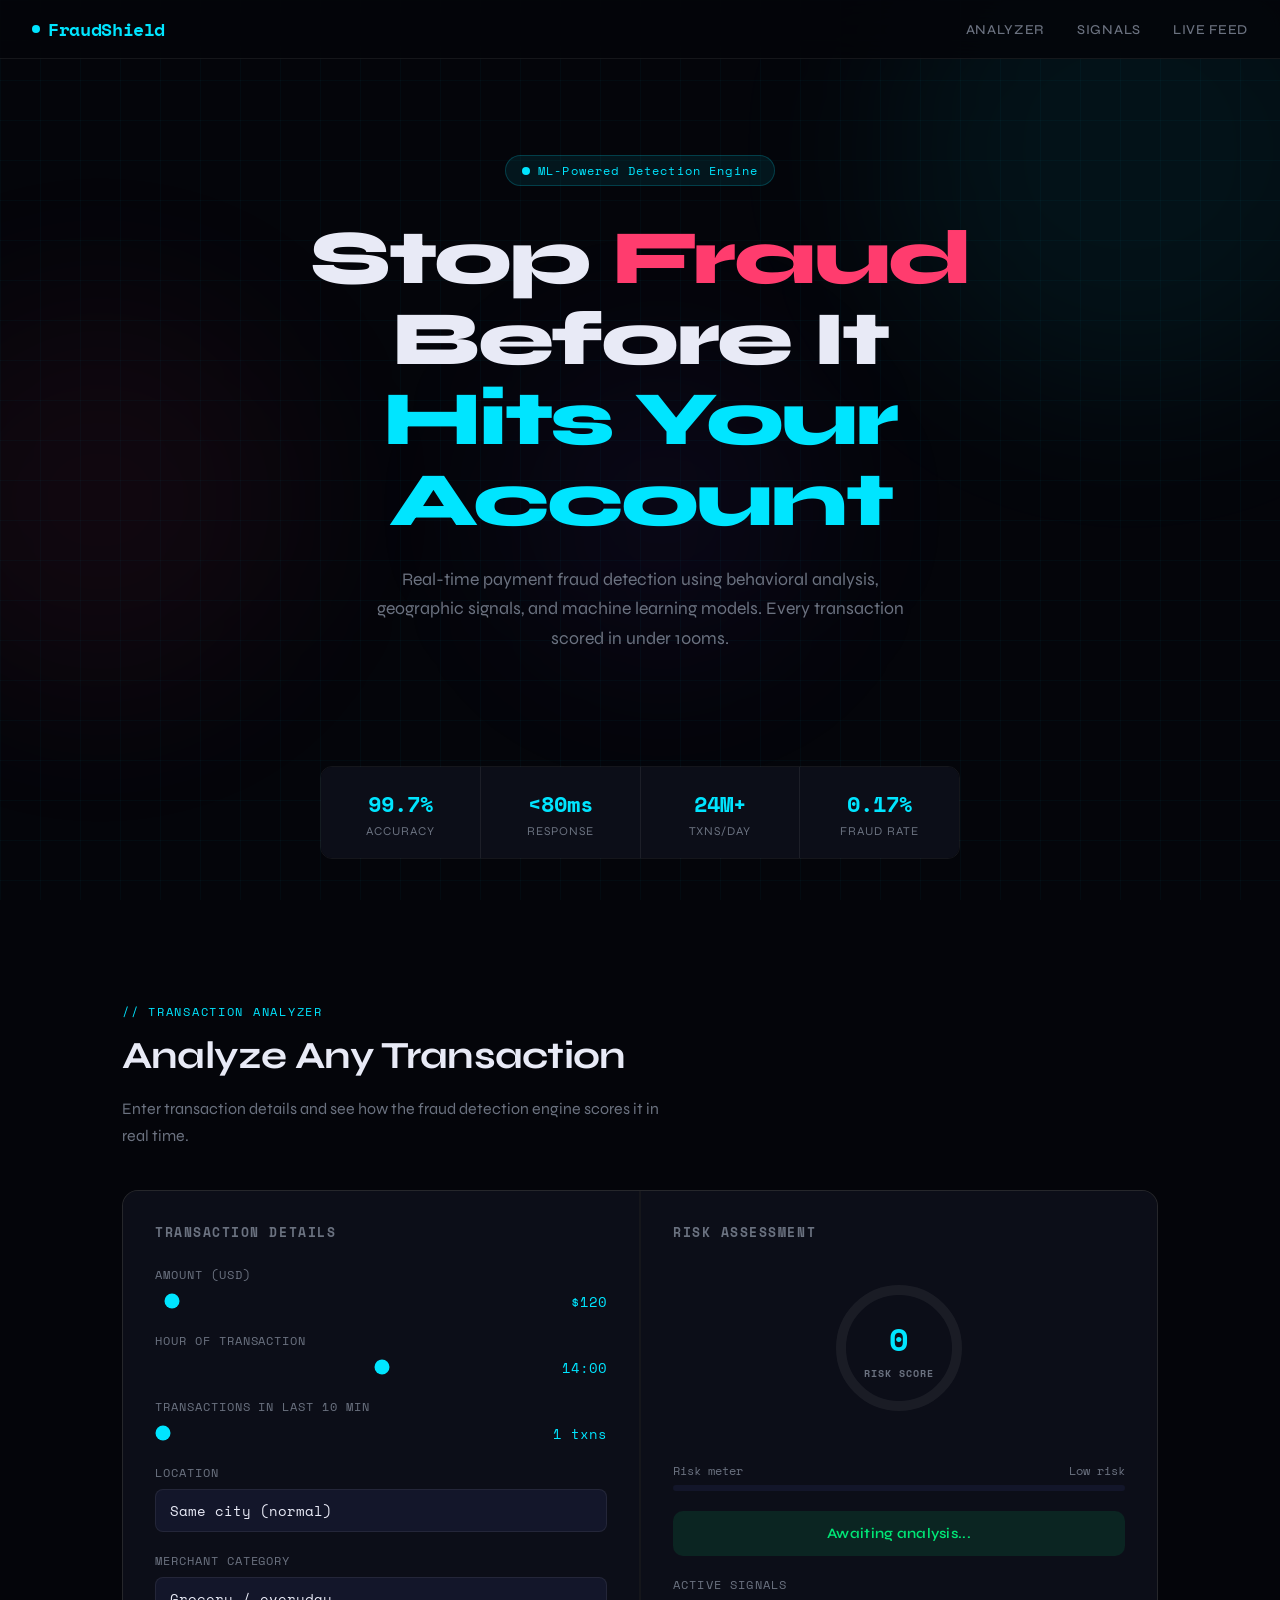
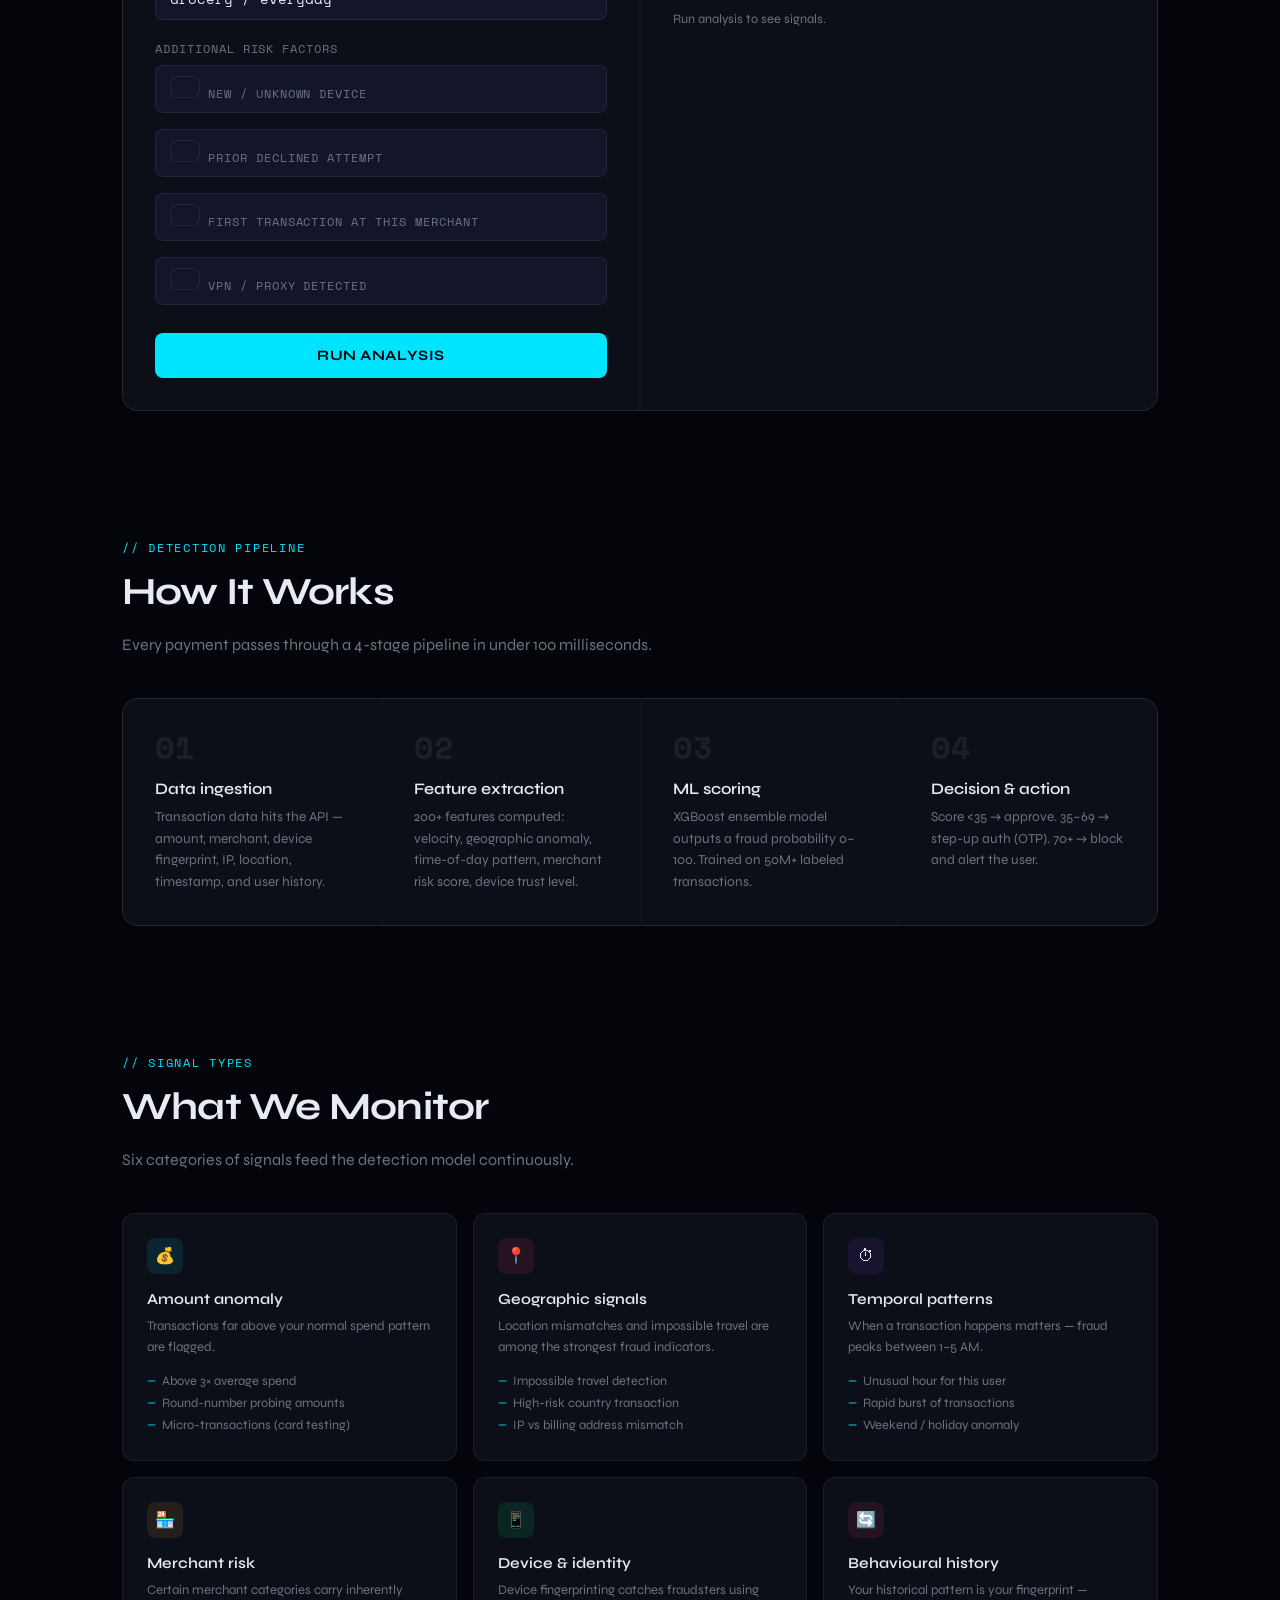
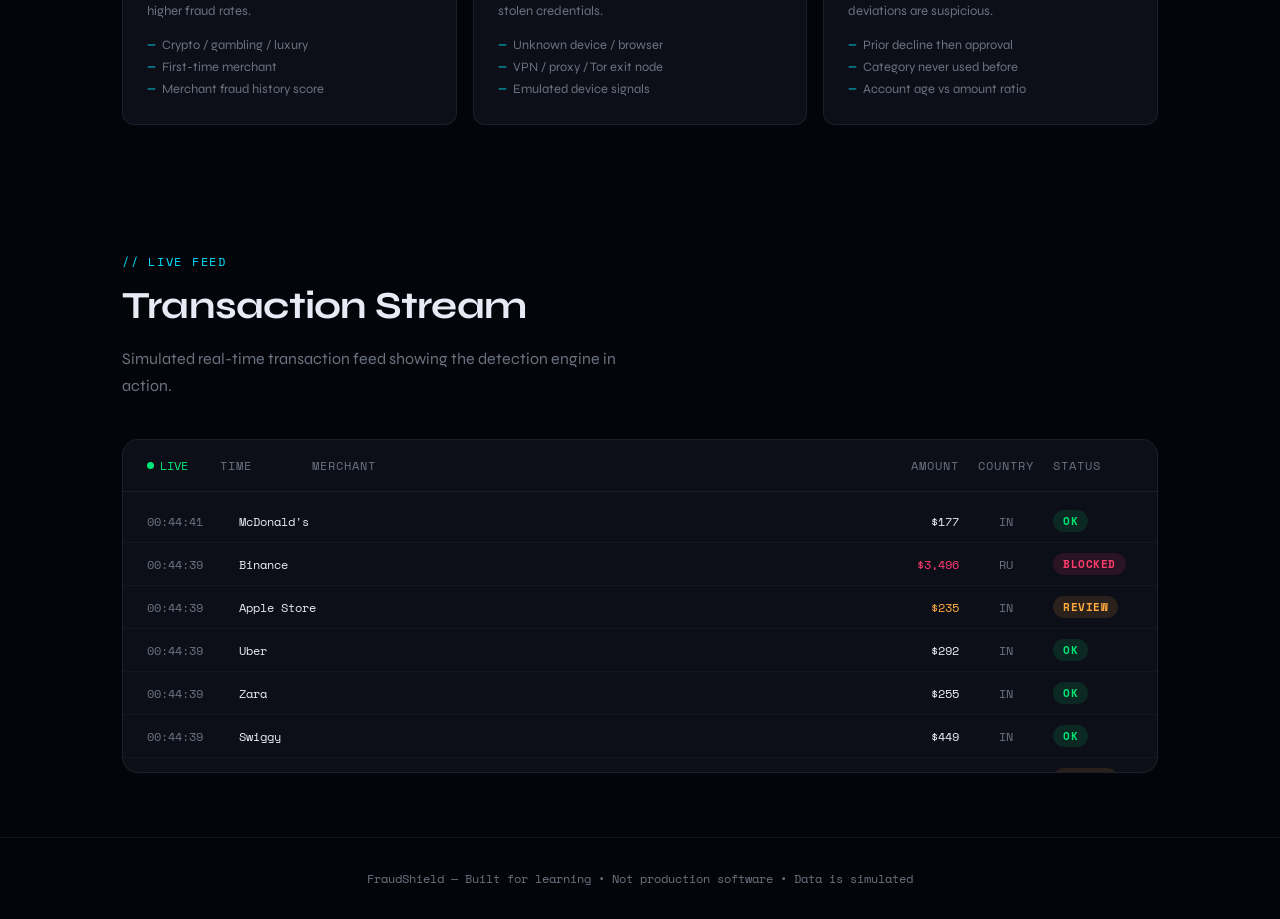
<file: templates/index.html>
<!DOCTYPE html>
<html lang="en">

<head>
  <meta charset="UTF-8">
  <meta name="viewport" content="width=device-width, initial-scale=1.0">
  <title>FraudShield — Payment Fraud Detection</title>
  <link
    href="https://fonts.googleapis.com/css2?family=Space+Mono:wght@400;700&family=Syne:wght@400;500;600;700;800&display=swap"
    rel="stylesheet">
  <link rel="stylesheet" href="/static/style.css">
</head>

<body>

  <div class="orb orb-1"></div>
  <div class="orb orb-2"></div>
  <div class="orb orb-3"></div>

  <nav>
    <div class="logo">
      <div class="logo-dot"></div>
      FraudShield
    </div>
    <div class="nav-links">
      <a href="#analyzer">Analyzer</a>
      <a href="#signals">Signals</a>
      <a href="#live">Live Feed</a>
    </div>
  </nav>

  <main>

    <!-- Hero -->
    <div class="hero">
      <div class="hero-badge">
        <div class="logo-dot"></div>
        ML-Powered Detection Engine
      </div>
      <h1>Stop <em>Fraud</em> Before It<br><span>Hits Your Account</span></h1>
      <p class="hero-sub">Real-time payment fraud detection using behavioral analysis, geographic signals, and machine
        learning models. Every transaction scored in under 100ms.</p>
    </div>

    <div class="stats-bar">
      <div class="stat-item">
        <div class="stat-num">99.7%</div>
        <div class="stat-label">Accuracy</div>
      </div>
      <div class="stat-item">
        <div class="stat-num">&lt;80ms</div>
        <div class="stat-label">Response</div>
      </div>
      <div class="stat-item">
        <div class="stat-num">24M+</div>
        <div class="stat-label">Txns/day</div>
      </div>
      <div class="stat-item">
        <div class="stat-num">0.17%</div>
        <div class="stat-label">Fraud Rate</div>
      </div>
    </div>

    <!-- Analyzer -->
    <section id="analyzer">
      <div class="section-label">// Transaction Analyzer</div>
      <div class="section-title">Analyze Any Transaction</div>
      <p class="section-sub">Enter transaction details and see how the fraud detection engine scores it in real time.
      </p>

      <div class="analyzer-grid">
        <!-- Input panel -->
        <div class="analyzer-panel">
          <h3>Transaction Details</h3>

          <div class="field-group">
            <label>Amount (USD)</label>
            <div class="range-row">
              <input type="range" id="inp-amount" min="1" max="5000" value="120" step="1"
                oninput="syncRange('amount', this.value, '$', '')">
              <span class="range-val" id="val-amount">$120</span>
            </div>
          </div>

          <div class="field-group">
            <label>Hour of transaction</label>
            <div class="range-row">
              <input type="range" id="inp-hour" min="0" max="23" value="14" step="1"
                oninput="syncRange('hour', this.value)">
              <span class="range-val" id="val-hour">14:00</span>
            </div>
          </div>

          <div class="field-group">
            <label>Transactions in last 10 min</label>
            <div class="range-row">
              <input type="range" id="inp-velocity" min="1" max="20" value="1" step="1"
                oninput="syncRange('velocity', this.value, '', ' txns')">
              <span class="range-val" id="val-velocity">1 txns</span>
            </div>
          </div>

          <div class="field-group">
            <label>Location</label>
            <select id="inp-location">
              <option value="home">Same city (normal)</option>
              <option value="nearby">Nearby city</option>
              <option value="foreign">Foreign country</option>
              <option value="impossible">Impossible travel (2 countries/1hr)</option>
            </select>
          </div>

          <div class="field-group">
            <label>Merchant category</label>
            <select id="inp-merchant">
              <option value="grocery">Grocery / everyday</option>
              <option value="online">Online retail</option>
              <option value="restaurant">Restaurant / food</option>
              <option value="casino">Casino / gambling</option>
              <option value="crypto">Cryptocurrency exchange</option>
              <option value="jewelry">Luxury jewelry</option>
            </select>
          </div>

          <div class="field-group">
            <label>Additional risk factors</label>
            <div class="check-group">
              <label class="check-item" id="ci-device">
                <input type="checkbox" id="inp-device" onchange="toggleCheck('ci-device')"> New / unknown device
              </label>
              <label class="check-item" id="ci-declined">
                <input type="checkbox" id="inp-declined" onchange="toggleCheck('ci-declined')"> Prior declined attempt
              </label>
              <label class="check-item" id="ci-newmerchant">
                <input type="checkbox" id="inp-newmerchant" onchange="toggleCheck('ci-newmerchant')"> First transaction
                at this merchant
              </label>
              <label class="check-item" id="ci-vpn">
                <input type="checkbox" id="inp-vpn" onchange="toggleCheck('ci-vpn')"> VPN / proxy detected
              </label>
            </div>
          </div>

          <button class="btn-analyze" onclick="runAnalysis()">Run Analysis</button>
        </div>

        <!-- Result panel -->
        <div class="result-panel">
          <h3
            style="font-family:var(--mono); font-size:0.8rem; text-transform:uppercase; letter-spacing:0.12em; color:var(--muted);">
            Risk Assessment</h3>

          <div class="score-ring-wrap">
            <div class="score-ring">
              <svg width="140" height="140" viewBox="0 0 140 140">
                <circle cx="70" cy="70" r="58" fill="none" stroke="rgba(255,255,255,0.06)" stroke-width="10" />
                <circle id="ring-fill" cx="70" cy="70" r="58" fill="none" stroke="var(--accent)" stroke-width="10"
                  stroke-dasharray="364.4" stroke-dashoffset="364.4" stroke-linecap="round"
                  style="transition: stroke-dashoffset 0.6s cubic-bezier(.4,0,.2,1), stroke 0.4s;" />
              </svg>
              <div class="score-ring-num">
                <span id="ring-score" style="color:var(--accent); transition:color 0.4s;">0</span>
                <span class="score-ring-label">risk score</span>
              </div>
            </div>
          </div>

          <div class="meter-row">
            <div class="meter-label-row">
              <span>Risk meter</span>
              <span id="meter-label">Low risk</span>
            </div>
            <div class="meter-track">
              <div id="meter-fill" class="meter-fill" style="width:0%; background:var(--safe);"></div>
            </div>
          </div>

          <div id="verdict-box" class="verdict-box" style="background:rgba(0,230,118,0.1); color:var(--safe);">
            Awaiting analysis...
          </div>

          <div>
            <div
              style="font-family:var(--mono); font-size:0.72rem; color:var(--muted); text-transform:uppercase; letter-spacing:0.1em; margin-bottom:10px;">
              Active signals</div>
            <div id="signals-out" class="signals-list">
              <div style="font-size:0.8rem; color:var(--muted); padding:8px 0;">Run analysis to see signals.</div>
            </div>
          </div>
        </div>
      </div>
    </section>

    <!-- How it works -->
    <section id="how">
      <div class="section-label">// Detection Pipeline</div>
      <div class="section-title">How It Works</div>
      <p class="section-sub">Every payment passes through a 4-stage pipeline in under 100 milliseconds.</p>

      <div class="how-grid">
        <div class="how-card">
          <div class="how-num">01</div>
          <h4>Data ingestion</h4>
          <p>Transaction data hits the API — amount, merchant, device fingerprint, IP, location, timestamp, and user
            history.</p>
        </div>
        <div class="how-card">
          <div class="how-num">02</div>
          <h4>Feature extraction</h4>
          <p>200+ features computed: velocity, geographic anomaly, time-of-day pattern, merchant risk score, device
            trust level.</p>
        </div>
        <div class="how-card">
          <div class="how-num">03</div>
          <h4>ML scoring</h4>
          <p>XGBoost ensemble model outputs a fraud probability 0–100. Trained on 50M+ labeled transactions.</p>
        </div>
        <div class="how-card">
          <div class="how-num">04</div>
          <h4>Decision & action</h4>
          <p>Score &lt;35 → approve. 35–69 → step-up auth (OTP). 70+ → block and alert the user.</p>
        </div>
      </div>
    </section>

    <!-- Signal types -->
    <section id="signals">
      <div class="section-label">// Signal Types</div>
      <div class="section-title">What We Monitor</div>
      <p class="section-sub">Six categories of signals feed the detection model continuously.</p>

      <div class="signals-grid">
        <div class="signal-card">
          <div class="signal-card-icon" style="background:rgba(0,229,255,0.1);">💰</div>
          <h4>Amount anomaly</h4>
          <p>Transactions far above your normal spend pattern are flagged.</p>
          <ul>
            <li>Above 3× average spend</li>
            <li>Round-number probing amounts</li>
            <li>Micro-transactions (card testing)</li>
          </ul>
        </div>
        <div class="signal-card">
          <div class="signal-card-icon" style="background:rgba(255,60,110,0.1);">📍</div>
          <h4>Geographic signals</h4>
          <p>Location mismatches and impossible travel are among the strongest fraud indicators.</p>
          <ul>
            <li>Impossible travel detection</li>
            <li>High-risk country transaction</li>
            <li>IP vs billing address mismatch</li>
          </ul>
        </div>
        <div class="signal-card">
          <div class="signal-card-icon" style="background:rgba(124,58,237,0.1);">⏱</div>
          <h4>Temporal patterns</h4>
          <p>When a transaction happens matters — fraud peaks between 1–5 AM.</p>
          <ul>
            <li>Unusual hour for this user</li>
            <li>Rapid burst of transactions</li>
            <li>Weekend / holiday anomaly</li>
          </ul>
        </div>
        <div class="signal-card">
          <div class="signal-card-icon" style="background:rgba(255,171,64,0.1);">🏪</div>
          <h4>Merchant risk</h4>
          <p>Certain merchant categories carry inherently higher fraud rates.</p>
          <ul>
            <li>Crypto / gambling / luxury</li>
            <li>First-time merchant</li>
            <li>Merchant fraud history score</li>
          </ul>
        </div>
        <div class="signal-card">
          <div class="signal-card-icon" style="background:rgba(0,230,118,0.1);">📱</div>
          <h4>Device & identity</h4>
          <p>Device fingerprinting catches fraudsters using stolen credentials.</p>
          <ul>
            <li>Unknown device / browser</li>
            <li>VPN / proxy / Tor exit node</li>
            <li>Emulated device signals</li>
          </ul>
        </div>
        <div class="signal-card">
          <div class="signal-card-icon" style="background:rgba(255,60,110,0.1);">🔄</div>
          <h4>Behavioural history</h4>
          <p>Your historical pattern is your fingerprint — deviations are suspicious.</p>
          <ul>
            <li>Prior decline then approval</li>
            <li>Category never used before</li>
            <li>Account age vs amount ratio</li>
          </ul>
        </div>
      </div>
    </section>

    <!-- Live feed -->
    <section id="live">
      <div class="section-label">// Live Feed</div>
      <div class="section-title">Transaction Stream</div>
      <p class="section-sub">Simulated real-time transaction feed showing the detection engine in action.</p>

      <div class="feed-wrap">
        <div class="feed-header">
          <div class="feed-live">
            <div class="live-dot"></div> LIVE
          </div>
          <div
            style="display:grid; grid-template-columns:80px 1fr 90px 70px 80px; gap:12px; flex:1; margin-left:2rem; text-transform:uppercase; letter-spacing:0.08em;">
            <span>Time</span><span>Merchant</span><span style="text-align:right">Amount</span><span
              style="text-align:center">Country</span><span>Status</span>
          </div>
        </div>
        <div id="feed-list"></div>
      </div>
    </section>

  </main>

  <footer>
    FraudShield &mdash; Built for learning &bull; Not production software &bull; Data is simulated
  </footer>
  <script src="/static/script.js"></script>
</body>

</html>
</file>
<file: static/style.css>
:root {
    --bg: #04050a;
    --surface: #0c0e18;
    --surface2: #13162a;
    --border: rgba(255,255,255,0.07);
    --accent: #00e5ff;
    --accent2: #ff3c6e;
    --accent3: #7c3aed;
    --text: #e8eaf6;
    --muted: #6b7280;
    --safe: #00e676;
    --warn: #ffab40;
    --danger: #ff3c6e;
    --mono: 'Space Mono', monospace;
    --sans: 'Syne', sans-serif;
  }

  * { box-sizing: border-box; margin: 0; padding: 0; }

  body {
    background: var(--bg);
    color: var(--text);
    font-family: var(--sans);
    min-height: 100vh;
    overflow-x: hidden;
  }

  /* Animated grid background */
  body::before {
    content: '';
    position: fixed;
    inset: 0;
    background-image:
      linear-gradient(rgba(0,229,255,0.03) 1px, transparent 1px),
      linear-gradient(90deg, rgba(0,229,255,0.03) 1px, transparent 1px);
    background-size: 40px 40px;
    pointer-events: none;
    z-index: 0;
  }

  /* Glow orbs */
  .orb {
    position: fixed;
    border-radius: 50%;
    filter: blur(80px);
    pointer-events: none;
    z-index: 0;
  }
  .orb-1 { width: 500px; height: 500px; background: rgba(0,229,255,0.06); top: -100px; right: -100px; }
  .orb-2 { width: 400px; height: 400px; background: rgba(255,60,110,0.05); bottom: 200px; left: -100px; }
  .orb-3 { width: 300px; height: 300px; background: rgba(124,58,237,0.06); top: 40%; left: 40%; }

  /* Layout */
  nav {
    position: sticky; top: 0; z-index: 100;
    display: flex; align-items: center; justify-content: space-between;
    padding: 1rem 2rem;
    background: rgba(4,5,10,0.85);
    backdrop-filter: blur(20px);
    border-bottom: 1px solid var(--border);
  }

  .logo {
    font-family: var(--mono);
    font-size: 1.1rem;
    font-weight: 700;
    color: var(--accent);
    letter-spacing: -0.02em;
    display: flex; align-items: center; gap: 8px;
  }
  .logo-dot {
    width: 8px; height: 8px;
    background: var(--accent);
    border-radius: 50%;
    animation: blink 2s ease-in-out infinite;
  }
  @keyframes blink { 0%,100%{opacity:1} 50%{opacity:0.2} }

  .nav-links { display: flex; gap: 2rem; align-items: center; }
  .nav-links a { color: var(--muted); text-decoration: none; font-size: 0.85rem; font-weight: 500; letter-spacing: 0.05em; text-transform: uppercase; transition: color 0.2s; }
  .nav-links a:hover { color: var(--text); }

  main { position: relative; z-index: 1; }

  /* Hero */
  .hero {
    padding: 6rem 2rem 4rem;
    max-width: 900px;
    margin: 0 auto;
    text-align: center;
  }
  .hero-badge {
    display: inline-flex; align-items: center; gap: 8px;
    background: rgba(0,229,255,0.08);
    border: 1px solid rgba(0,229,255,0.2);
    border-radius: 100px;
    padding: 6px 16px;
    font-family: var(--mono);
    font-size: 0.72rem;
    color: var(--accent);
    letter-spacing: 0.1em;
    margin-bottom: 2rem;
    animation: fadeUp 0.6s ease both;
  }
  .hero h1 {
    font-size: clamp(2.5rem, 6vw, 5rem);
    font-weight: 800;
    line-height: 1.05;
    letter-spacing: -0.03em;
    margin-bottom: 1.5rem;
    animation: fadeUp 0.6s ease 0.1s both;
  }
  .hero h1 span { color: var(--accent); }
  .hero h1 em { color: var(--accent2); font-style: normal; }
  .hero-sub {
    font-size: 1.1rem;
    color: var(--muted);
    max-width: 560px;
    margin: 0 auto 3rem;
    line-height: 1.7;
    animation: fadeUp 0.6s ease 0.2s both;
  }

  @keyframes fadeUp {
    from { opacity: 0; transform: translateY(20px); }
    to   { opacity: 1; transform: translateY(0); }
  }

  /* Stats bar */
  .stats-bar {
    display: flex; justify-content: center; gap: 0;
    border: 1px solid var(--border);
    border-radius: 12px;
    overflow: hidden;
    max-width: 640px;
    margin: 0 auto 5rem;
    animation: fadeUp 0.6s ease 0.3s both;
  }
  .stat-item {
    flex: 1;
    padding: 1.25rem 1rem;
    text-align: center;
    border-right: 1px solid var(--border);
    background: var(--surface);
  }
  .stat-item:last-child { border-right: none; }
  .stat-num {
    font-family: var(--mono);
    font-size: 1.4rem;
    font-weight: 700;
    color: var(--accent);
    margin-bottom: 4px;
  }
  .stat-label { font-size: 0.75rem; color: var(--muted); text-transform: uppercase; letter-spacing: 0.08em; }

  /* Section */
  section { padding: 4rem 2rem; max-width: 1100px; margin: 0 auto; }
  .section-label {
    font-family: var(--mono);
    font-size: 0.72rem;
    color: var(--accent);
    letter-spacing: 0.15em;
    text-transform: uppercase;
    margin-bottom: 0.75rem;
  }
  .section-title {
    font-size: clamp(1.6rem, 3vw, 2.4rem);
    font-weight: 700;
    letter-spacing: -0.02em;
    margin-bottom: 1rem;
  }
  .section-sub { color: var(--muted); font-size: 1rem; line-height: 1.7; max-width: 540px; margin-bottom: 2.5rem; }

  /* Transaction Analyzer */
  .analyzer-grid {
    display: grid;
    grid-template-columns: 1fr 1fr;
    gap: 2px;
    background: var(--border);
    border-radius: 16px;
    overflow: hidden;
    border: 1px solid var(--border);
  }
  @media (max-width: 700px) { .analyzer-grid { grid-template-columns: 1fr; } }

  .analyzer-panel {
    background: var(--surface);
    padding: 2rem;
  }
  .analyzer-panel h3 {
    font-size: 0.8rem;
    text-transform: uppercase;
    letter-spacing: 0.12em;
    color: var(--muted);
    margin-bottom: 1.5rem;
    font-family: var(--mono);
  }

  .field-group { margin-bottom: 1.25rem; }
  .field-group label {
    display: block;
    font-size: 0.75rem;
    color: var(--muted);
    text-transform: uppercase;
    letter-spacing: 0.08em;
    margin-bottom: 8px;
    font-family: var(--mono);
  }
  .field-group input,
  .field-group select {
    width: 100%;
    background: var(--surface2);
    border: 1px solid var(--border);
    border-radius: 8px;
    color: var(--text);
    font-family: var(--mono);
    font-size: 0.9rem;
    padding: 10px 14px;
    outline: none;
    transition: border-color 0.2s;
    appearance: none;
  }
  .field-group input:focus,
  .field-group select:focus { border-color: rgba(0,229,255,0.4); }
  .field-group input[type=range] {
    padding: 0; border: none; background: transparent;
    accent-color: var(--accent);
    cursor: pointer;
  }
  .range-row { display: flex; align-items: center; gap: 12px; }
  .range-val {
    font-family: var(--mono);
    font-size: 0.9rem;
    color: var(--accent);
    min-width: 64px;
    text-align: right;
  }

  .check-group { display: flex; flex-direction: column; gap: 8px; }
  .check-item {
    display: flex; align-items: center; gap: 10px;
    background: var(--surface2);
    border: 1px solid var(--border);
    border-radius: 8px;
    padding: 10px 14px;
    cursor: pointer;
    transition: border-color 0.2s, background 0.2s;
    font-size: 0.85rem;
  }
  .check-item:hover { border-color: rgba(0,229,255,0.2); }
  .check-item input { accent-color: var(--accent); width: 15px; height: 15px; cursor: pointer; }
  .check-item.active { border-color: rgba(255,60,110,0.4); background: rgba(255,60,110,0.06); }

  /* Result panel */
  .result-panel {
    background: var(--surface);
    padding: 2rem;
    display: flex;
    flex-direction: column;
    gap: 1.25rem;
  }

  .score-ring-wrap {
    display: flex; justify-content: center; padding: 1rem 0;
  }
  .score-ring {
    position: relative; width: 140px; height: 140px;
  }
  .score-ring svg { transform: rotate(-90deg); }
  .score-ring-num {
    position: absolute; inset: 0;
    display: flex; flex-direction: column; align-items: center; justify-content: center;
    font-family: var(--mono);
    font-size: 2rem;
    font-weight: 700;
  }
  .score-ring-label { font-size: 0.65rem; color: var(--muted); text-transform: uppercase; letter-spacing: 0.1em; margin-top: 2px; }

  .verdict-box {
    border-radius: 10px;
    padding: 14px 16px;
    font-size: 0.9rem;
    font-weight: 600;
    text-align: center;
    letter-spacing: 0.02em;
    transition: all 0.3s;
  }

  .signals-list { display: flex; flex-direction: column; gap: 6px; }
  .signal-item {
    display: flex; align-items: flex-start; gap: 10px;
    padding: 10px 12px;
    border-radius: 8px;
    font-size: 0.8rem;
    animation: fadeIn 0.3s ease;
  }
  @keyframes fadeIn { from{opacity:0;transform:translateX(8px)} to{opacity:1;transform:none} }
  .signal-dot { width: 8px; height: 8px; border-radius: 50%; margin-top: 3px; flex-shrink: 0; }
  .signal-text { flex: 1; line-height: 1.4; }
  .signal-weight { font-family: var(--mono); font-size: 0.75rem; font-weight: 700; flex-shrink: 0; }
  .sig-danger { background: rgba(255,60,110,0.1); color: #ff7096; }
  .sig-warn   { background: rgba(255,171,64,0.1);  color: #ffcd80; }
  .sig-info   { background: rgba(0,229,255,0.07);  color: #80f0ff; }
  .sig-dot-d  { background: var(--danger); }
  .sig-dot-w  { background: var(--warn); }
  .sig-dot-i  { background: var(--accent); }

  .meter-row { margin-top: 8px; }
  .meter-label-row { display: flex; justify-content: space-between; font-size: 0.72rem; color: var(--muted); margin-bottom: 6px; font-family: var(--mono); }
  .meter-track {
    height: 6px; background: var(--surface2);
    border-radius: 3px; overflow: hidden;
  }
  .meter-fill {
    height: 100%;
    border-radius: 3px;
    transition: width 0.5s cubic-bezier(.4,0,.2,1), background 0.4s;
  }

  /* How it works */
  .how-grid {
    display: grid;
    grid-template-columns: repeat(auto-fit, minmax(220px, 1fr));
    gap: 1px;
    background: var(--border);
    border-radius: 16px;
    overflow: hidden;
    border: 1px solid var(--border);
  }
  .how-card {
    background: var(--surface);
    padding: 2rem;
    transition: background 0.2s;
  }
  .how-card:hover { background: var(--surface2); }
  .how-num {
    font-family: var(--mono);
    font-size: 2rem;
    font-weight: 700;
    color: var(--border);
    margin-bottom: 1rem;
    line-height: 1;
  }
  .how-card h4 { font-size: 1rem; font-weight: 600; margin-bottom: 0.5rem; }
  .how-card p { font-size: 0.85rem; color: var(--muted); line-height: 1.6; }

  /* Signal types */
  .signals-grid {
    display: grid;
    grid-template-columns: repeat(auto-fit, minmax(260px, 1fr));
    gap: 16px;
  }
  .signal-card {
    background: var(--surface);
    border: 1px solid var(--border);
    border-radius: 12px;
    padding: 1.5rem;
    transition: border-color 0.2s, transform 0.2s;
  }
  .signal-card:hover { border-color: rgba(0,229,255,0.2); transform: translateY(-2px); }
  .signal-card-icon {
    width: 36px; height: 36px;
    border-radius: 8px;
    display: flex; align-items: center; justify-content: center;
    font-size: 1rem;
    margin-bottom: 1rem;
  }
  .signal-card h4 { font-size: 0.95rem; font-weight: 600; margin-bottom: 0.5rem; }
  .signal-card p { font-size: 0.82rem; color: var(--muted); line-height: 1.6; }
  .signal-card ul { list-style: none; margin-top: 0.75rem; }
  .signal-card ul li { font-size: 0.8rem; color: var(--muted); padding: 3px 0; display: flex; align-items: center; gap: 6px; }
  .signal-card ul li::before { content: '—'; color: var(--accent); font-size: 0.7rem; }

  /* Live feed */
  .feed-wrap {
    background: var(--surface);
    border: 1px solid var(--border);
    border-radius: 16px;
    overflow: hidden;
  }
  .feed-header {
    display: flex; align-items: center; justify-content: space-between;
    padding: 1rem 1.5rem;
    border-bottom: 1px solid var(--border);
    font-family: var(--mono);
    font-size: 0.78rem;
    color: var(--muted);
  }
  .feed-live {
    display: flex; align-items: center; gap: 6px;
    color: var(--safe);
  }
  .live-dot {
    width: 7px; height: 7px; border-radius: 50%;
    background: var(--safe);
    animation: blink 1s ease-in-out infinite;
  }
  #feed-list { height: 280px; overflow-y: auto; padding: 0.5rem 0; }
  #feed-list::-webkit-scrollbar { width: 3px; }
  #feed-list::-webkit-scrollbar-track { background: transparent; }
  #feed-list::-webkit-scrollbar-thumb { background: var(--border); border-radius: 2px; }

  .feed-item {
    display: grid;
    grid-template-columns: 80px 1fr 90px 70px 80px;
    gap: 12px;
    align-items: center;
    padding: 10px 1.5rem;
    border-bottom: 1px solid rgba(255,255,255,0.03);
    font-family: var(--mono);
    font-size: 0.75rem;
    animation: slideIn 0.3s ease;
    transition: background 0.15s;
  }
  .feed-item:hover { background: var(--surface2); }
  @keyframes slideIn { from{opacity:0;transform:translateY(-8px)} to{opacity:1;transform:none} }
  .feed-time { color: var(--muted); }
  .feed-merchant { color: var(--text); overflow: hidden; text-overflow: ellipsis; white-space: nowrap; }
  .feed-amount { text-align: right; }
  .feed-country { color: var(--muted); text-align: center; }
  .status-pill {
    display: inline-block;
    padding: 3px 10px;
    border-radius: 100px;
    font-size: 0.68rem;
    font-weight: 700;
    text-align: center;
    letter-spacing: 0.05em;
  }
  .pill-safe   { background: rgba(0,230,118,0.12); color: var(--safe); }
  .pill-warn   { background: rgba(255,171,64,0.12); color: var(--warn); }
  .pill-fraud  { background: rgba(255,60,110,0.12); color: var(--danger); }

  /* Footer */
  footer {
    border-top: 1px solid var(--border);
    padding: 2rem;
    text-align: center;
    font-family: var(--mono);
    font-size: 0.72rem;
    color: var(--muted);
    position: relative; z-index: 1;
  }

  /* Analyze button */
  .btn-analyze {
    width: 100%;
    padding: 14px;
    background: var(--accent);
    color: #04050a;
    border: none;
    border-radius: 8px;
    font-family: var(--sans);
    font-size: 0.9rem;
    font-weight: 700;
    cursor: pointer;
    letter-spacing: 0.04em;
    transition: opacity 0.2s, transform 0.1s;
    text-transform: uppercase;
  }
  .btn-analyze:hover { opacity: 0.88; }
  .btn-analyze:active { transform: scale(0.98); }
</file>
